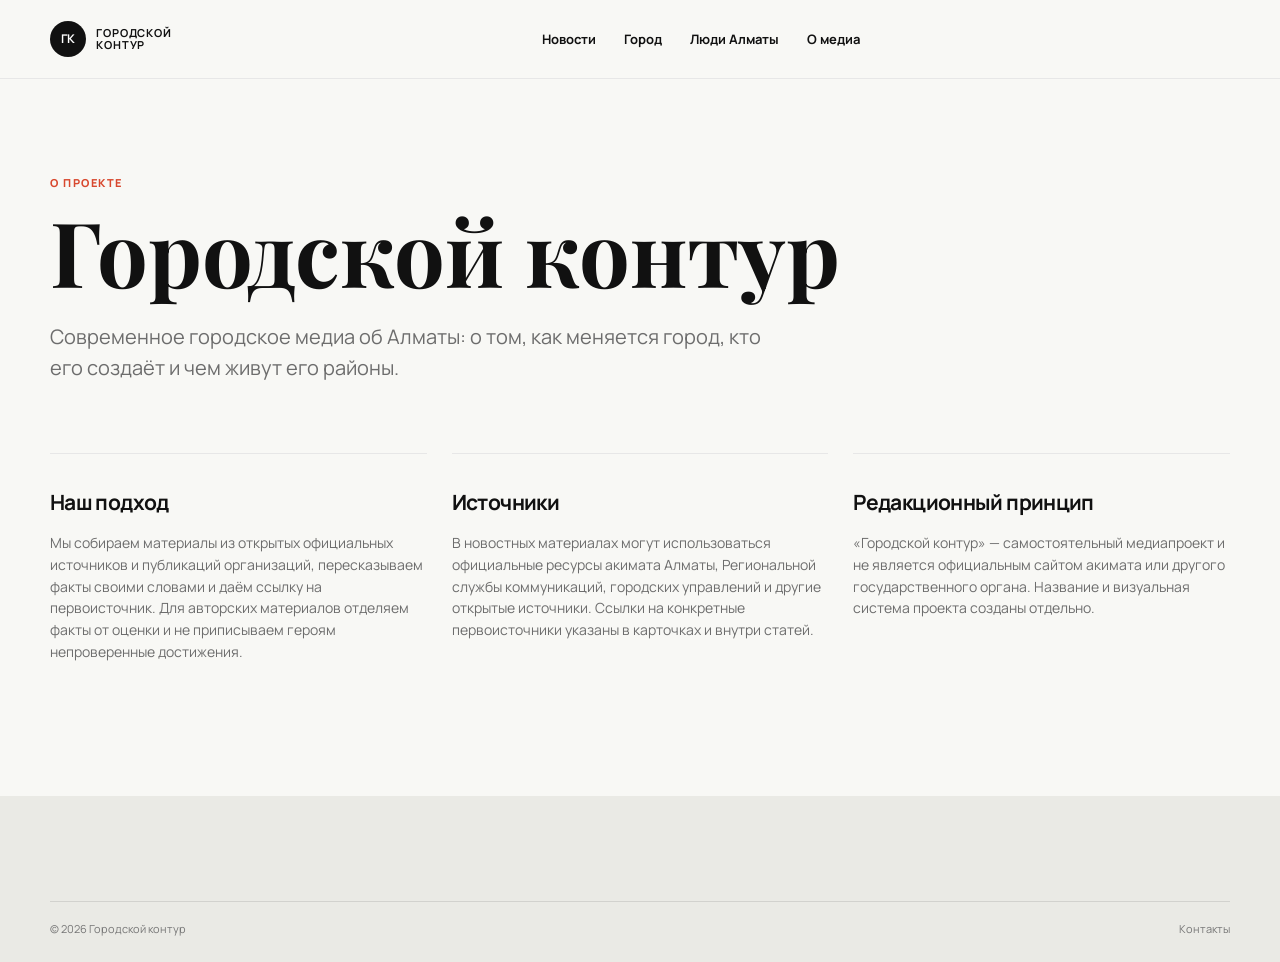
<file: about.html>
<!doctype html>
<html lang="ru"><head><meta charset="utf-8"><meta name="viewport" content="width=device-width, initial-scale=1"><title>О медиа — Городской контур</title><link rel="preconnect" href="https://fonts.googleapis.com"><link rel="preconnect" href="https://fonts.gstatic.com" crossorigin><link href="https://fonts.googleapis.com/css2?family=Manrope:wght@400;500;600;700;800&family=Playfair+Display:wght@600;700&display=swap" rel="stylesheet"><link rel="stylesheet" href="style.css"></head>
<body><header class="site-header"><div class="container header-inner"><a class="brand" href="index.html"><span class="brand-mark">ГК</span><span>ГОРОДСКОЙ<br><b>КОНТУР</b></span></a><nav class="desktop-nav"><a href="index.html#latest">Новости</a><a href="index.html#city">Город</a><a href="index.html#people">Люди Алматы</a><a href="about.html">О медиа</a></nav><div class="header-actions"><button class="menu-btn" id="menuBtn"><span></span><span></span></button></div></div><div class="mobile-menu" id="mobileMenu"><a href="index.html#latest">Новости</a><a href="index.html#city">Город</a><a href="index.html#people">Люди Алматы</a><a href="about.html">О медиа</a><a href="contacts.html">Контакты</a></div></header>
<main class="static-page container"><span class="kicker">О ПРОЕКТЕ</span><h1>Городской контур</h1><p class="lead">Современное городское медиа об Алматы: о том, как меняется город, кто его создаёт и чем живут его районы.</p><div class="static-grid"><section><h2>Наш подход</h2><p>Мы собираем материалы из открытых официальных источников и публикаций организаций, пересказываем факты своими словами и даём ссылку на первоисточник. Для авторских материалов отделяем факты от оценки и не приписываем героям непроверенные достижения.</p></section><section><h2>Источники</h2><p>В новостных материалах могут использоваться официальные ресурсы акимата Алматы, Региональной службы коммуникаций, городских управлений и другие открытые источники. Ссылки на конкретные первоисточники указаны в карточках и внутри статей.</p></section><section><h2>Редакционный принцип</h2><p>«Городской контур» — самостоятельный медиапроект и не является официальным сайтом акимата или другого государственного органа. Название и визуальная система проекта созданы отдельно.</p></section></div></main>
<footer class="footer"><div class="container footer-bottom"><span>© 2026 Городской контур</span><a href="contacts.html">Контакты</a></div></footer><script src="script.js"></script></body></html>
</file>
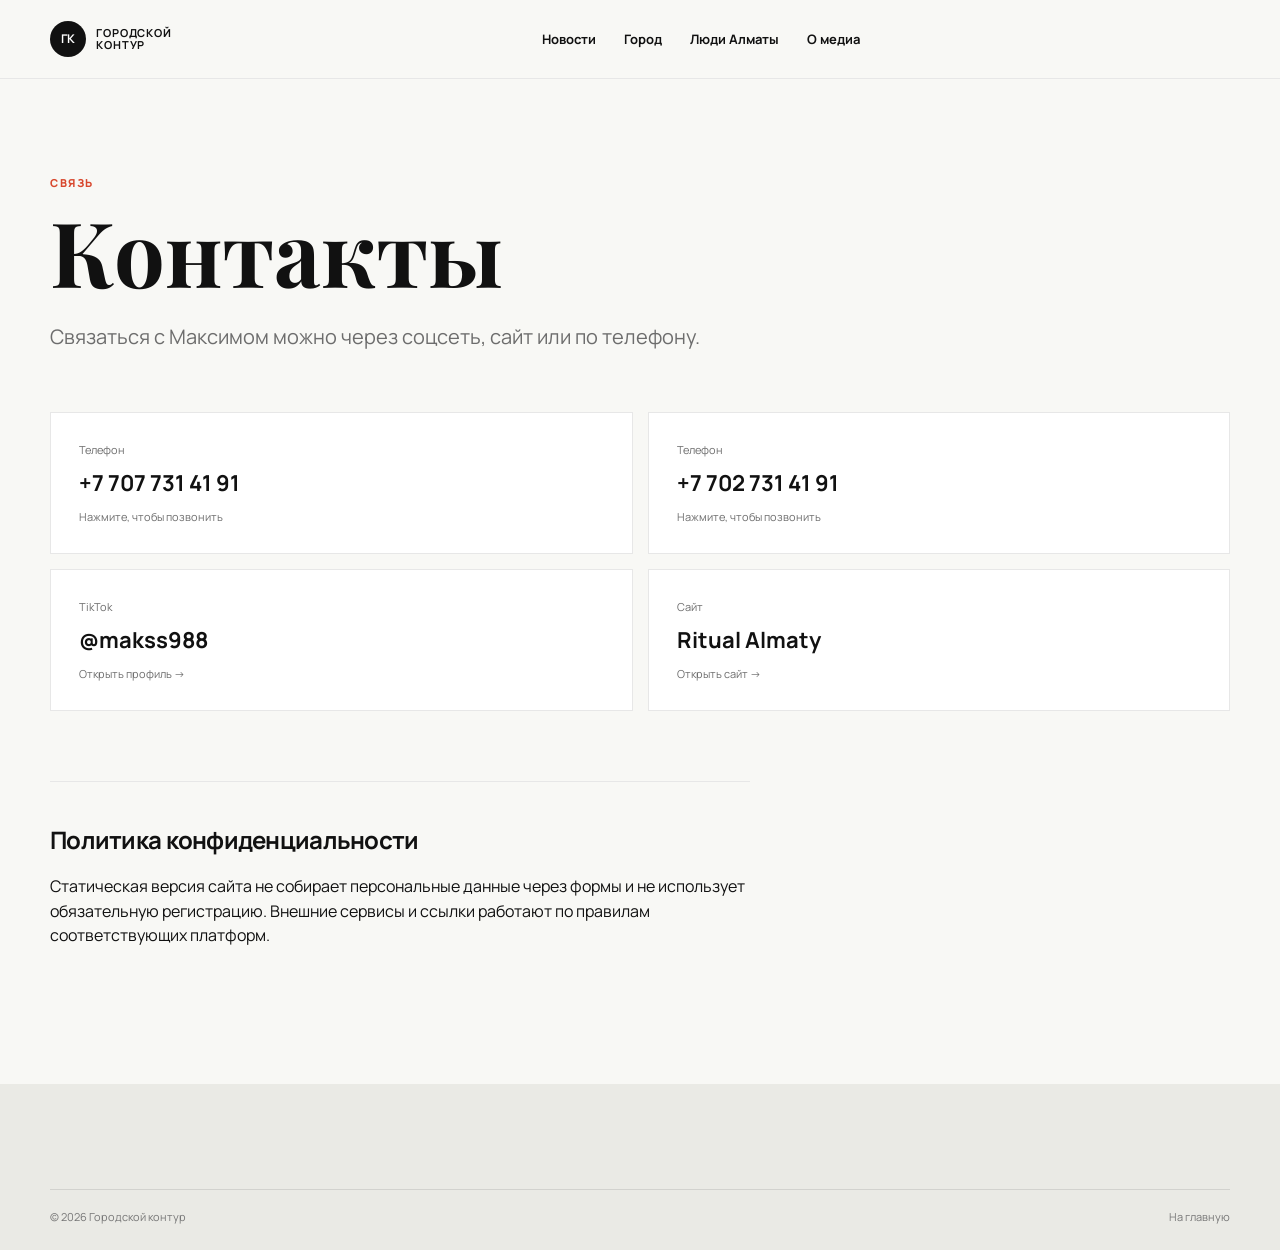
<file: contacts.html>
<!doctype html>
<html lang="ru"><head><meta charset="utf-8"><meta name="viewport" content="width=device-width, initial-scale=1"><title>Контакты — Городской контур</title><link rel="preconnect" href="https://fonts.googleapis.com"><link rel="preconnect" href="https://fonts.gstatic.com" crossorigin><link href="https://fonts.googleapis.com/css2?family=Manrope:wght@400;500;600;700;800&family=Playfair+Display:wght@600;700&display=swap" rel="stylesheet"><link rel="stylesheet" href="style.css"></head>
<body><header class="site-header"><div class="container header-inner"><a class="brand" href="index.html"><span class="brand-mark">ГК</span><span>ГОРОДСКОЙ<br><b>КОНТУР</b></span></a><nav class="desktop-nav"><a href="index.html#latest">Новости</a><a href="index.html#city">Город</a><a href="index.html#people">Люди Алматы</a><a href="about.html">О медиа</a></nav><div class="header-actions"><button class="menu-btn" id="menuBtn"><span></span><span></span></button></div></div><div class="mobile-menu" id="mobileMenu"><a href="index.html#latest">Новости</a><a href="index.html#city">Город</a><a href="index.html#people">Люди Алматы</a><a href="about.html">О медиа</a><a href="contacts.html">Контакты</a></div></header>
<main class="contacts-page container"><span class="kicker">СВЯЗЬ</span><h1>Контакты</h1><p class="lead">Связаться с Максимом можно через соцсеть, сайт или по телефону.</p><div class="contact-grid"><a class="contact-card" href="tel:+77077314191"><span>Телефон</span><strong>+7 707 731 41 91</strong><small>Нажмите, чтобы позвонить</small></a><a class="contact-card" href="tel:+77027314191"><span>Телефон</span><strong>+7 702 731 41 91</strong><small>Нажмите, чтобы позвонить</small></a><a class="contact-card" href="https://www.tiktok.com/@makss988" target="_blank" rel="noopener"><span>TikTok</span><strong>@makss988</strong><small>Открыть профиль →</small></a><a class="contact-card" href="https://funeralhomeinalmaty.github.io/ritual_almaty/" target="_blank" rel="noopener"><span>Сайт</span><strong>Ritual Almaty</strong><small>Открыть сайт →</small></a></div><section id="privacy" class="privacy"><h2>Политика конфиденциальности</h2><p>Статическая версия сайта не собирает персональные данные через формы и не использует обязательную регистрацию. Внешние сервисы и ссылки работают по правилам соответствующих платформ.</p></section></main>
<footer class="footer"><div class="container footer-bottom"><span>© 2026 Городской контур</span><a href="index.html">На главную</a></div></footer><script src="script.js"></script></body></html>
</file>
<file: style.css>
:root{--ink:#111;--muted:#6d6d6d;--line:#e7e7e7;--paper:#f8f8f5;--accent:#d8482e;--dark:#111;--serif:"Playfair Display",Georgia,serif;--sans:"Manrope",Arial,sans-serif}*{box-sizing:border-box}html{scroll-behavior:smooth}body{margin:0;background:var(--paper);color:var(--ink);font-family:var(--sans);line-height:1.55}a{color:inherit;text-decoration:none}.container{width:min(1180px,calc(100% - 40px));margin:auto}.site-header{position:sticky;top:0;z-index:20;background:rgba(248,248,245,.94);backdrop-filter:blur(16px);border-bottom:1px solid var(--line)}.header-inner{height:78px;display:flex;align-items:center;justify-content:space-between;gap:28px}.brand{display:flex;align-items:center;gap:10px;font-size:11px;line-height:1.05;letter-spacing:.08em;font-weight:700}.brand-mark{display:grid;place-items:center;width:36px;height:36px;background:var(--ink);color:#fff;border-radius:50%;font-size:12px;letter-spacing:-.06em}.desktop-nav{display:flex;gap:28px;font-size:13px;font-weight:700}.desktop-nav a:hover,.text-link:hover{color:var(--accent)}.header-actions{display:flex;gap:8px}.icon-btn,.menu-btn,.close-btn{border:0;background:transparent;cursor:pointer}.icon-btn{font-size:28px;width:42px;height:42px}.menu-btn{display:none;width:42px;height:42px}.menu-btn span{display:block;width:20px;height:2px;background:#111;margin:5px auto}.mobile-menu{display:none}.hero{display:grid;grid-template-columns:.86fr 1.14fr;gap:70px;padding-top:76px;padding-bottom:86px}.hero-copy{align-self:center}.eyebrow,.kicker{font-size:11px;letter-spacing:.14em;font-weight:800;color:var(--accent)}.live-dot{display:inline-block;width:7px;height:7px;border-radius:50%;background:var(--accent);margin-right:7px}.hero h1{font-family:var(--serif);font-size:clamp(50px,6vw,82px);line-height:.98;letter-spacing:-.05em;margin:18px 0}.hero h1 em{font-style:normal;color:var(--accent)}.hero-copy p{max-width:450px;color:var(--muted);font-size:17px}.button{display:inline-flex;gap:24px;align-items:center;background:var(--ink);color:#fff;padding:15px 19px;margin-top:20px;font-size:13px;font-weight:800}.button:hover{background:var(--accent)}.image-placeholder{min-height:220px;background:linear-gradient(135deg,#ddd,#f0f0ed);display:flex;align-items:center;justify-content:center;flex-direction:column;color:#888;letter-spacing:.12em;font-weight:800;overflow:hidden}.image-placeholder span{font-size:11px}.image-placeholder small{font-size:9px;letter-spacing:.02em;margin-top:5px;font-weight:500}.hero-image{height:460px}.story-meta{display:flex;gap:16px;color:#777;font-size:10px;letter-spacing:.1em;font-weight:800;margin-top:15px}.story-meta span:first-child{color:var(--accent)}h2,h3{line-height:1.12;letter-spacing:-.03em}.hero-story h2{font-family:var(--serif);font-size:34px;margin:13px 0 10px}.hero-story p{color:var(--muted);margin:0}.section-head{display:flex;align-items:end;justify-content:space-between;gap:20px;border-top:1px solid var(--line);padding:26px 0 20px}.section-head h2{font-size:32px;margin:8px 0 0}.section-head>a,.section-note{font-size:12px;font-weight:700;color:var(--muted)}.news-grid{display:grid;grid-template-columns:repeat(3,1fr);gap:38px 24px;padding-bottom:90px}.news-card .image-placeholder{height:210px;min-height:0}.news-card h3{font-size:20px;margin:12px 0 8px}.news-card p{font-size:13px;color:var(--muted);margin:0}.city-band{background:var(--dark);color:#fff;padding:78px 0 86px}.light{border-color:#333}.light .section-head{}.city-feature-grid{display:grid;grid-template-columns:1.25fr .75fr;gap:40px}.wide{height:390px;min-height:0;background:linear-gradient(135deg,#292929,#4b4b4b);color:#aaa}.city-feature h3{font-family:var(--serif);font-size:34px;margin:13px 0}.city-list{display:flex;flex-direction:column}.city-item{padding:18px 0;border-bottom:1px solid #333}.city-item:first-child{padding-top:0}.city-item h4{font-size:18px;line-height:1.25;margin:6px 0}.city-item p{color:#aaa;font-size:12px;margin:0}.city-band .story-meta{color:#999}.people{padding:88px 0}.people-card{display:grid;grid-template-columns:1fr 1fr;background:#fff}.people-photo{height:480px;min-height:0}.people-copy{padding:55px;display:flex;flex-direction:column;justify-content:center}.people-copy h3{font-family:var(--serif);font-size:38px;margin:15px 0}.people-copy p{color:var(--muted)}.text-link{font-size:13px;font-weight:800;margin-top:16px}.popular{padding-bottom:90px}.popular-grid{display:grid;grid-template-columns:repeat(4,1fr);gap:20px}.popular-item{border-top:3px solid var(--ink);padding-top:16px}.popular-num{font-size:28px;font-weight:800;color:var(--accent)}.popular-item h3{font-size:17px}.people-secondary{padding-bottom:90px}.secondary-profile{display:grid;grid-template-columns:260px 1fr;gap:30px;align-items:center;border-top:1px solid var(--line);padding-top:30px}.mini-photo{height:200px;min-height:0}.secondary-profile h3{font-family:var(--serif);font-size:28px;max-width:760px}.footer{background:#eaeae5;padding:60px 0 25px}.footer-grid{display:grid;grid-template-columns:2fr repeat(3,1fr);gap:45px}.footer-brand{margin-bottom:20px}.footer p{max-width:360px;color:#777;font-size:12px}.footer h4{font-size:11px;text-transform:uppercase;letter-spacing:.12em}.footer-grid>div>a:not(.brand){display:block;font-size:12px;margin:8px 0;color:#666}.footer-bottom{border-top:1px solid #d2d2ce;margin-top:45px;padding-top:18px;display:flex;justify-content:space-between;color:#777;font-size:11px}.search-panel{position:fixed;inset:0;background:rgba(17,17,17,.96);z-index:50;color:#fff;display:none}.search-panel.open{display:block}.search-inner{width:min(800px,calc(100% - 40px));margin:12vh auto}.close-btn{color:#fff;font-size:38px;float:right}.search-inner input{display:block;width:100%;background:transparent;border:0;border-bottom:1px solid #555;color:#fff;font-size:32px;padding:30px 0;outline:none}.search-result{padding:18px 0;border-bottom:1px solid #333}.search-result small{color:#aaa}.static-page,.contacts-page{padding:90px 0 120px}.static-page>h1,.contacts-page>h1{font-family:var(--serif);font-size:clamp(52px,8vw,90px);line-height:1;margin:12px 0 25px}.lead{font-size:20px;color:var(--muted);max-width:720px}.static-grid{display:grid;grid-template-columns:repeat(3,1fr);gap:25px;margin-top:70px}.static-grid section{border-top:1px solid var(--line);padding-top:20px}.static-grid h2{font-size:21px}.static-grid p{font-size:14px;color:var(--muted)}.contact-grid{display:grid;grid-template-columns:repeat(2,1fr);gap:15px;margin-top:60px}.contact-card{background:#fff;padding:28px;border:1px solid var(--line);display:flex;flex-direction:column;gap:8px}.contact-card:hover{border-color:var(--accent);transform:translateY(-2px)}.contact-card span,.contact-card small{color:var(--muted);font-size:11px}.contact-card strong{font-size:22px}.privacy{border-top:1px solid var(--line);margin-top:70px;padding-top:25px;max-width:700px}.article-wrap{padding:70px 0 110px}.article-head{max-width:920px;margin:auto}.article-head h1{font-family:var(--serif);font-size:clamp(44px,6vw,76px);line-height:1.03;letter-spacing:-.045em;margin:18px 0}.article-deck{font-size:20px;color:var(--muted);max-width:760px}.article-info{display:flex;flex-wrap:wrap;gap:15px;font-size:11px;color:#777;margin:20px 0 35px}.article-info b{color:#111}.article-main-image{max-width:1100px;margin:0 auto 55px;height:560px}.article-content{max-width:720px;margin:auto;font-size:17px}.article-content p{margin:0 0 23px}.article-content h2{font-size:28px;margin:45px 0 15px}.article-content blockquote{border-left:3px solid var(--accent);margin:30px 0;padding:5px 20px;font-family:var(--serif);font-size:24px}.source-box{max-width:720px;margin:50px auto 0;padding:20px;background:#fff;border:1px solid var(--line);font-size:12px}.source-box a{color:var(--accent);font-weight:700}.article-gallery{display:grid;grid-template-columns:1fr 1fr;gap:15px;max-width:720px;margin:35px auto}.article-gallery .image-placeholder{height:260px;min-height:0}.related{max-width:720px;margin:70px auto 0;border-top:1px solid var(--line);padding-top:25px}.related h3{font-size:24px}.person-link{display:inline-flex;margin-top:5px;font-size:13px;font-weight:700;color:var(--accent)}
@media(max-width:800px){.container{width:min(100% - 28px,600px)}.header-inner{height:66px}.desktop-nav{display:none}.menu-btn{display:block}.mobile-menu{position:absolute;top:66px;left:0;right:0;background:var(--paper);border-bottom:1px solid var(--line);padding:15px 14px;display:none}.mobile-menu.open{display:flex;flex-direction:column}.mobile-menu a{padding:15px 0;border-bottom:1px solid var(--line);font-size:14px;font-weight:700}.hero{display:block;padding-top:48px;padding-bottom:55px}.hero h1{font-size:55px}.hero-copy p{font-size:15px}.hero-story{margin-top:50px}.hero-image{height:300px}.hero-story h2{font-size:28px}.section-head{align-items:flex-start}.section-head h2{font-size:27px}.news-grid{grid-template-columns:1fr 1fr;gap:30px 14px;padding-bottom:60px}.news-card .image-placeholder{height:160px}.news-card h3{font-size:17px}.news-card p{font-size:12px}.city-band{padding:55px 0}.city-feature-grid{grid-template-columns:1fr;gap:35px}.wide{height:280px}.city-feature h3{font-size:29px}.city-list{border-top:1px solid #333}.people{padding:60px 0}.people-card{display:block}.people-photo{height:390px}.people-copy{padding:30px 24px 35px}.people-copy h3{font-size:30px}.popular{padding-bottom:60px}.popular-grid{grid-template-columns:1fr 1fr}.secondary-profile{grid-template-columns:1fr}.mini-photo{height:260px}.footer-grid{grid-template-columns:1fr 1fr;gap:30px}.footer-grid>div:first-child{grid-column:1/-1}.footer-bottom{flex-direction:column;gap:6px}.static-page,.contacts-page{padding:55px 0 80px}.static-page>h1,.contacts-page>h1{font-size:55px}.static-grid{grid-template-columns:1fr;margin-top:45px}.contact-grid{grid-template-columns:1fr;margin-top:40px}.article-wrap{padding:45px 0 80px}.article-head h1{font-size:44px}.article-deck{font-size:17px}.article-main-image{height:300px;margin-bottom:35px}.article-content{font-size:16px}.article-content blockquote{font-size:21px}.article-gallery{grid-template-columns:1fr}.search-inner input{font-size:22px}.header-actions .icon-btn{font-size:23px}}
@media(max-width:480px){.news-grid{grid-template-columns:1fr}.news-card .image-placeholder{height:220px}.hero h1{font-size:49px}.popular-grid{grid-template-columns:1fr}.people-photo{height:330px}.article-main-image{height:250px}}

.image-placeholder.real-photo{position:relative;background:#e8e8e4}
.image-placeholder.real-photo img{display:block;width:100%;height:100%;object-fit:cover}
.image-placeholder.real-photo .photo-fallback{display:none}
.people-photo.real-photo{height:480px}
@media(max-width:800px){.people-photo.real-photo{height:390px}}
@media(max-width:480px){.people-photo.real-photo{height:330px}}

/* Реальные тематические фотографии для новостной ленты */
.news-photo img, .hero-image img, .city-feature .wide img { width:100%; height:100%; object-fit:cover; display:block; }
.news-photo { overflow:hidden; }
.news-photo .photo-fallback { display:none; }
.article-wrap .related .button { display:inline-flex; margin-top:12px; }
</file>
